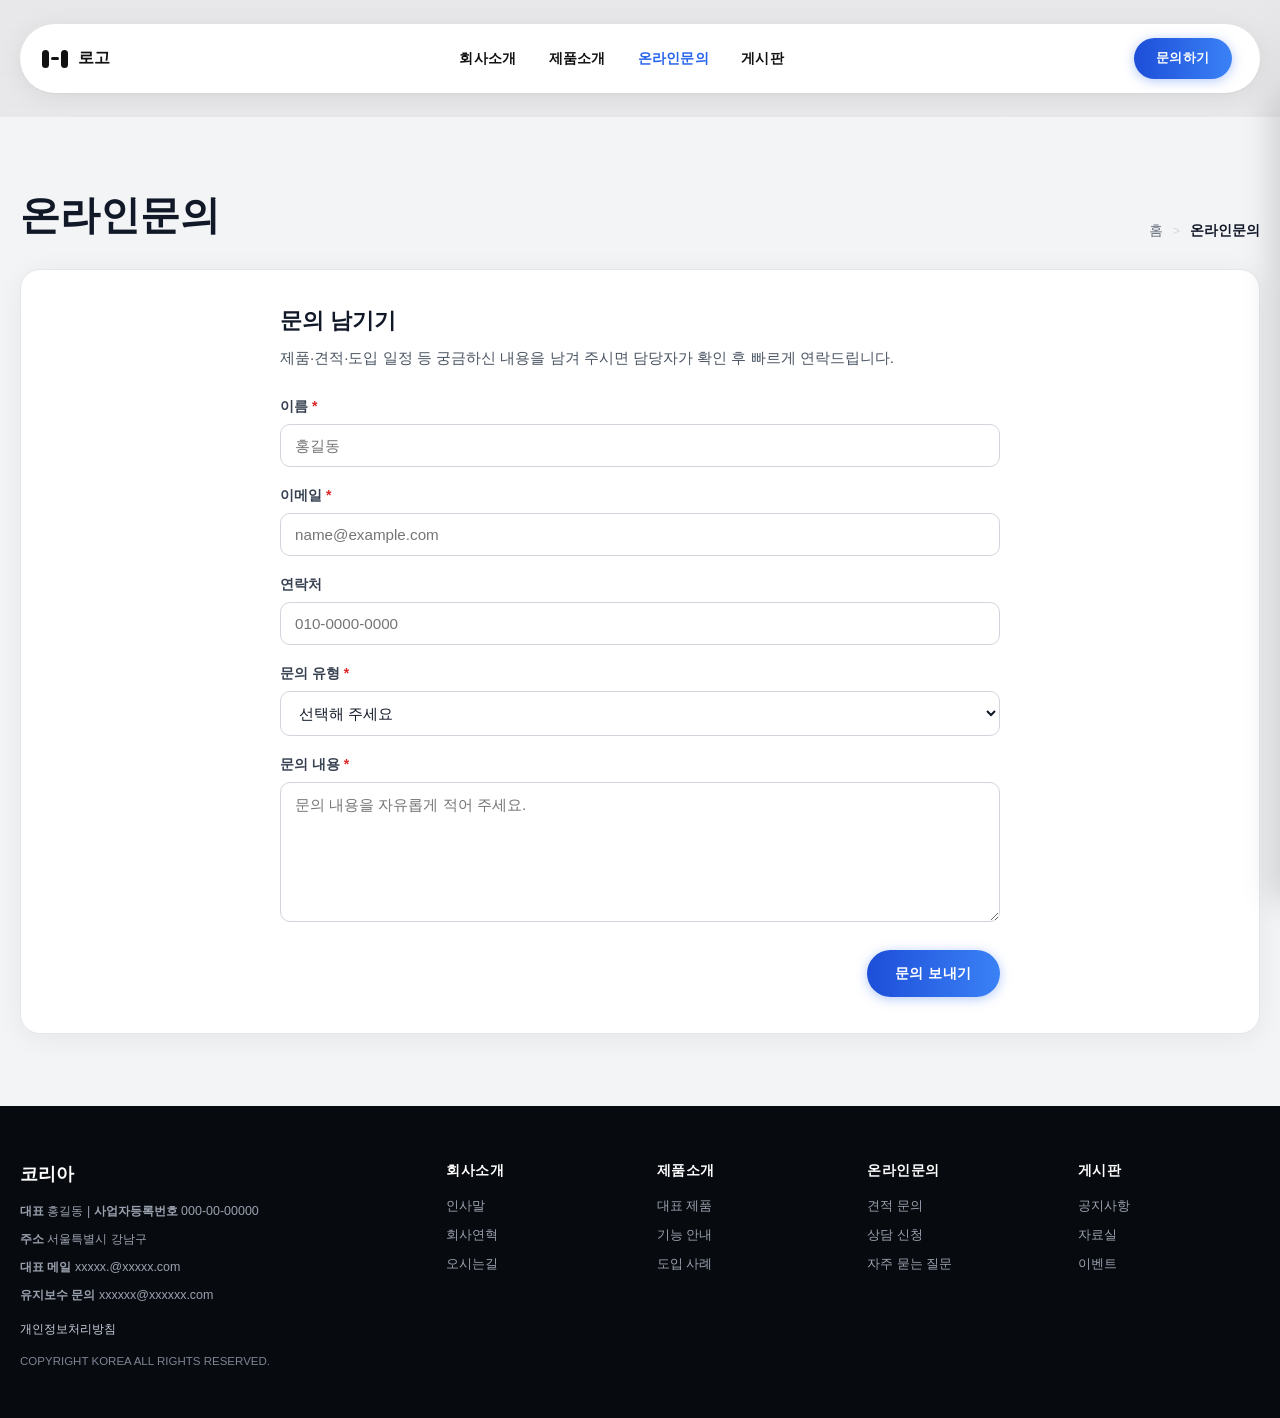
<file: sub03.html>
<!DOCTYPE html>
<html lang="ko">
<head>
    <meta charset="UTF-8">
    <meta name="viewport" content="width=device-width, initial-scale=1.0">
    <title>온라인문의 | 코리아</title>
    <link rel="stylesheet" href="./css/style.css">
</head>
<body>
    <div class="header-wrap">
        <header class="site-header">
            <a href="index.html" class="logo" aria-label="홈">
                <span class="logo-mark" aria-hidden="true"><span class="pill"></span><span class="bar"></span><span class="pill"></span></span>
                로고
            </a>
            <nav class="main-nav" aria-label="주요 메뉴">
                <ul>
                    <li><a href="sub01.html">회사소개</a></li>
                    <li><a href="sub02.html">제품소개</a></li>
                    <li><a href="sub03.html" aria-current="page">온라인문의</a></li>
                    <li><a href="sub04.html">게시판</a></li>
                </ul>
            </nav>
            <button type="button" class="btn-contact">문의하기</button>
            <button type="button" class="hamburger-btn" aria-label="메뉴 열기" aria-controls="mobile-drawer" aria-expanded="false">
                <span></span>
                <span></span>
                <span></span>
            </button>
        </header>
    </div>
    <div class="drawer-overlay" id="drawer-overlay"></div>
    <aside class="drawer-menu" id="mobile-drawer" aria-label="모바일 메뉴">
        <button type="button" class="drawer-close" id="drawer-close" aria-label="메뉴 닫기">&times;</button>
        <nav class="drawer-nav" aria-label="모바일 주요 메뉴">
            <ul>
                <li><a href="sub01.html">회사소개</a></li>
                <li><a href="sub02.html">제품소개</a></li>
                <li><a href="sub03.html">온라인문의</a></li>
                <li><a href="sub04.html">게시판</a></li>
            </ul>
        </nav>
        <button type="button" class="btn-contact drawer-contact">문의하기</button>
    </aside>
    <link
      rel="stylesheet"
      href="https://cdn.jsdelivr.net/npm/swiper@11/swiper-bundle.min.css"/>

    <main>
        <section class="highlight-section">
            <div class="highlight-inner">
                <div class="subVisual">
                    <div class="subVisual-head">
                        <header class="sub_header">
                            <h1 class="sub_header-title">온라인문의</h1>
                        </header>
                        <nav class="sub_ia-path" aria-label="현재 위치">
                            <ol class="sub_breadcrumb">
                                <li><a href="index.html">홈</a></li>
                                <li><span aria-current="page">온라인문의</span></li>
                            </ol>
                        </nav>
                    </div>
                    <div class="sub_body">
                        <section class="sub_inquiry" aria-labelledby="inquiry-heading">
                            <h2 id="inquiry-heading" class="sub_inquiry_title">문의 남기기</h2>
                            <p class="sub_inquiry_lead">
                                제품·견적·도입 일정 등 궁금하신 내용을 남겨 주시면 담당자가 확인 후 빠르게 연락드립니다.
                            </p>
                            <form class="sub_contact_form" action="#" method="post">
                                <div class="sub_contact_field">
                                    <label for="inq-name">이름 <span class="sub_contact_req" aria-hidden="true">*</span></label>
                                    <input type="text" id="inq-name" name="name" required autocomplete="name" placeholder="홍길동" />
                                </div>
                                <div class="sub_contact_field">
                                    <label for="inq-email">이메일 <span class="sub_contact_req" aria-hidden="true">*</span></label>
                                    <input type="email" id="inq-email" name="email" required autocomplete="email" placeholder="name@example.com" />
                                </div>
                                <div class="sub_contact_field">
                                    <label for="inq-phone">연락처</label>
                                    <input type="tel" id="inq-phone" name="phone" autocomplete="tel" placeholder="010-0000-0000" />
                                </div>
                                <div class="sub_contact_field">
                                    <label for="inq-type">문의 유형 <span class="sub_contact_req" aria-hidden="true">*</span></label>
                                    <select id="inq-type" name="type" required>
                                        <option value="">선택해 주세요</option>
                                        <option value="estimate">견적 문의</option>
                                        <option value="demo">데모 신청</option>
                                        <option value="support">기술 지원</option>
                                        <option value="etc">기타</option>
                                    </select>
                                </div>
                                <div class="sub_contact_field sub_contact_field--full">
                                    <label for="inq-msg">문의 내용 <span class="sub_contact_req" aria-hidden="true">*</span></label>
                                    <textarea id="inq-msg" name="message" rows="6" required placeholder="문의 내용을 자유롭게 적어 주세요."></textarea>
                                </div>
                                <div class="sub_contact_actions">
                                    <button type="submit" class="sub_contact_submit">문의 보내기</button>
                                </div>
                            </form>
                        </section>
                    </div>
                </div>
            </div>
        </section>
    </main>
    <footer class="site-footer">
        <div class="footer-inner">
            <div class="footer-company">
                <h2 class="footer-title">코리아</h2>
                <address class="footer-address">
                    <p><strong>대표</strong> 홍길동 | <strong>사업자등록번호</strong> 000-00-00000</p>
                    <p><strong>주소</strong> 서울특별시 강남구</p>
                    <p><strong>대표 메일</strong> xxxxx.@xxxxx.com</p>
                    <p><strong>유지보수 문의</strong> xxxxxx@xxxxxx.com</p>
                </address>
                <p class="footer-link-row"><a href="#">개인정보처리방침</a></p>
                <p class="footer-copy">COPYRIGHT KOREA ALL RIGHTS RESERVED.</p>
            </div>

            <nav class="footer-nav" aria-label="푸터 메뉴">
                <section>
                    <h3>회사소개</h3>
                    <ul>
                        <li><a href="#">인사말</a></li>
                        <li><a href="#">회사연혁</a></li>
                        <li><a href="#">오시는길</a></li>
                    </ul>
                </section>
                <section>
                    <h3>제품소개</h3>
                    <ul>
                        <li><a href="sub02.html">대표 제품</a></li>
                        <li><a href="#">기능 안내</a></li>
                        <li><a href="#">도입 사례</a></li>
                    </ul>
                </section>
                <section>
                    <h3>온라인문의</h3>
                    <ul>
                        <li><a href="sub03.html">견적 문의</a></li>
                        <li><a href="#">상담 신청</a></li>
                        <li><a href="#">자주 묻는 질문</a></li>
                    </ul>
                </section>
                <section>
                    <h3>게시판</h3>
                    <ul>
                        <li><a href="sub04.html">공지사항</a></li>
                        <li><a href="#">자료실</a></li>
                        <li><a href="#">이벤트</a></li>
                    </ul>
                </section>
            </nav>
        </div>
    </footer>
    <script src="./js/script.js"></script>
</body>
</html>
</file>
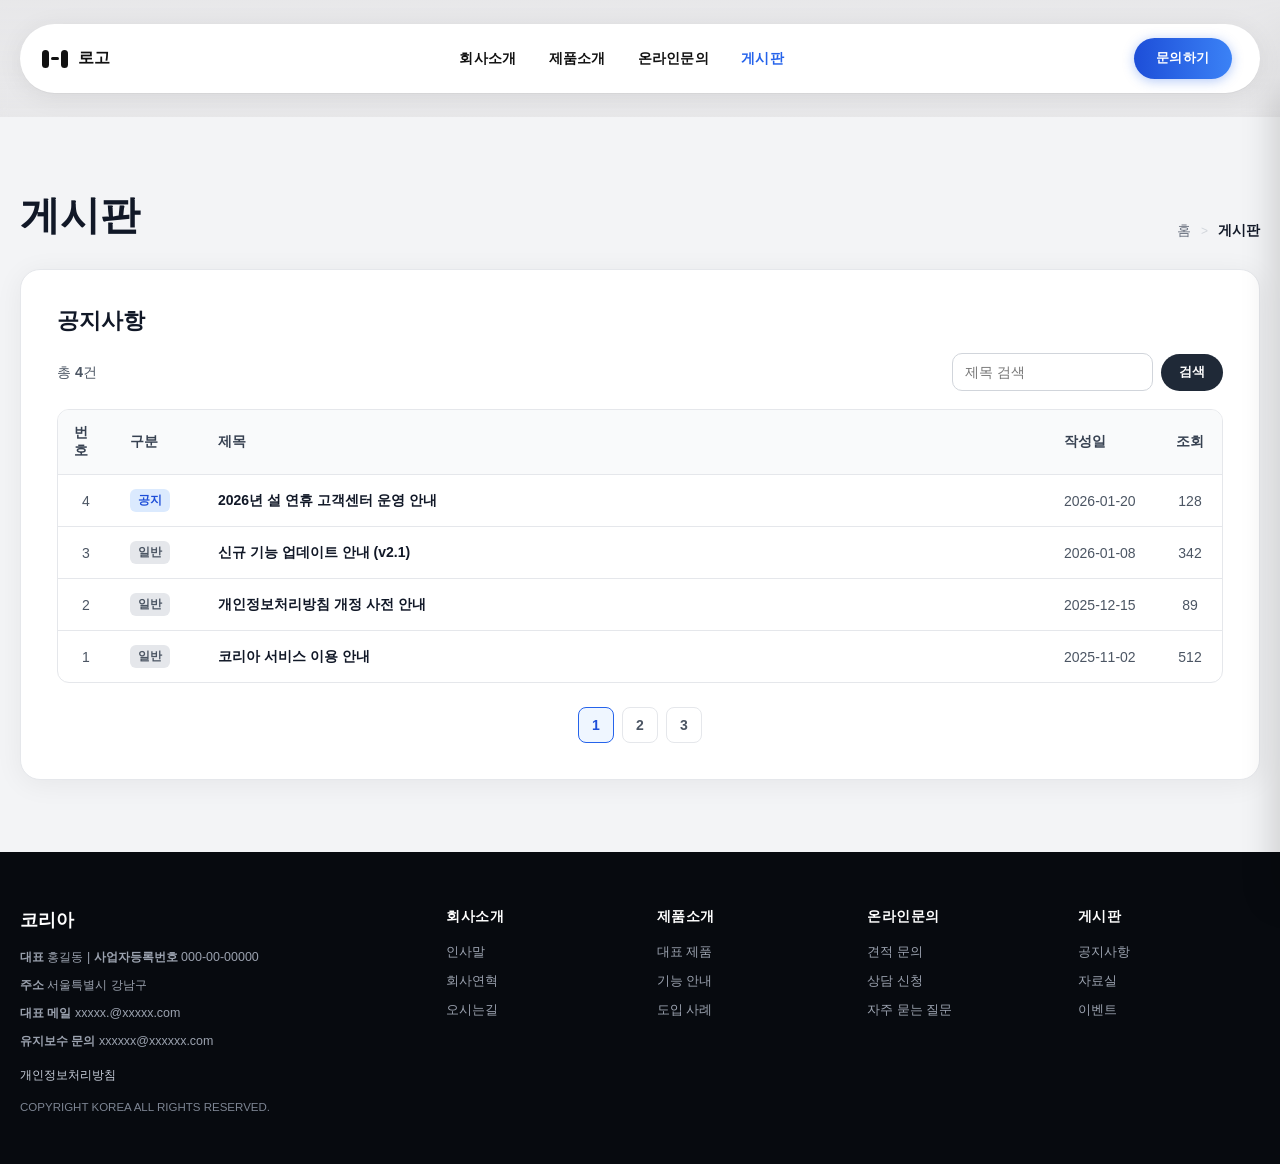
<file: sub04.html>
<!DOCTYPE html>
<html lang="ko">
<head>
    <meta charset="UTF-8">
    <meta name="viewport" content="width=device-width, initial-scale=1.0">
    <title>게시판 | 코리아</title>
    <link rel="stylesheet" href="./css/style.css">
</head>
<body>
    <div class="header-wrap">
        <header class="site-header">
            <a href="index.html" class="logo" aria-label="홈">
                <span class="logo-mark" aria-hidden="true"><span class="pill"></span><span class="bar"></span><span class="pill"></span></span>
                로고
            </a>
            <nav class="main-nav" aria-label="주요 메뉴">
                <ul>
                    <li><a href="sub01.html">회사소개</a></li>
                    <li><a href="sub02.html">제품소개</a></li>
                    <li><a href="sub03.html">온라인문의</a></li>
                    <li><a href="sub04.html" aria-current="page">게시판</a></li>
                </ul>
            </nav>
            <button type="button" class="btn-contact">문의하기</button>
            <button type="button" class="hamburger-btn" aria-label="메뉴 열기" aria-controls="mobile-drawer" aria-expanded="false">
                <span></span>
                <span></span>
                <span></span>
            </button>
        </header>
    </div>
    <div class="drawer-overlay" id="drawer-overlay"></div>
    <aside class="drawer-menu" id="mobile-drawer" aria-label="모바일 메뉴">
        <button type="button" class="drawer-close" id="drawer-close" aria-label="메뉴 닫기">&times;</button>
        <nav class="drawer-nav" aria-label="모바일 주요 메뉴">
            <ul>
                <li><a href="sub01.html">회사소개</a></li>
                <li><a href="sub02.html">제품소개</a></li>
                <li><a href="sub03.html">온라인문의</a></li>
                <li><a href="sub04.html">게시판</a></li>
            </ul>
        </nav>
        <button type="button" class="btn-contact drawer-contact">문의하기</button>
    </aside>
    <link
      rel="stylesheet"
      href="https://cdn.jsdelivr.net/npm/swiper@11/swiper-bundle.min.css"/>

    <main>
        <section class="highlight-section">
            <div class="highlight-inner">
                <div class="subVisual">
                    <div class="subVisual-head">
                        <header class="sub_header">
                            <h1 class="sub_header-title">게시판</h1>
                        </header>
                        <nav class="sub_ia-path" aria-label="현재 위치">
                            <ol class="sub_breadcrumb">
                                <li><a href="index.html">홈</a></li>
                                <li><span aria-current="page">게시판</span></li>
                            </ol>
                        </nav>
                    </div>
                    <div class="sub_body">
                        <section class="sub_board" aria-labelledby="board-heading">
                            <h2 id="board-heading" class="sub_board_heading">공지사항</h2>
                            <div class="sub_board_toolbar">
                                <p class="sub_board_count">총 <strong>4</strong>건</p>
                                <div class="sub_board_search" role="search">
                                    <label for="board-q" class="visually-hidden">검색어</label>
                                    <input type="search" id="board-q" name="q" placeholder="제목 검색" />
                                    <button type="button" class="sub_board_search_btn">검색</button>
                                </div>
                            </div>
                            <div class="sub_board_table_wrap">
                                <table class="sub_board_table">
                                    <caption class="visually-hidden">번호, 구분, 제목, 작성일, 조회로 구성된 게시글 표</caption>
                                    <thead>
                                        <tr>
                                            <th scope="col" class="sub_board_col_no">번호</th>
                                            <th scope="col" class="sub_board_col_cat">구분</th>
                                            <th scope="col">제목</th>
                                            <th scope="col" class="sub_board_col_date">작성일</th>
                                            <th scope="col" class="sub_board_col_hit">조회</th>
                                        </tr>
                                    </thead>
                                    <tbody>
                                        <tr>
                                            <td>4</td>
                                            <td><span class="sub_board_badge sub_board_badge--notice">공지</span></td>
                                            <td class="sub_board_subject"><a href="#">2026년 설 연휴 고객센터 운영 안내</a></td>
                                            <td>2026-01-20</td>
                                            <td>128</td>
                                        </tr>
                                        <tr>
                                            <td>3</td>
                                            <td><span class="sub_board_badge">일반</span></td>
                                            <td class="sub_board_subject"><a href="#">신규 기능 업데이트 안내 (v2.1)</a></td>
                                            <td>2026-01-08</td>
                                            <td>342</td>
                                        </tr>
                                        <tr>
                                            <td>2</td>
                                            <td><span class="sub_board_badge">일반</span></td>
                                            <td class="sub_board_subject"><a href="#">개인정보처리방침 개정 사전 안내</a></td>
                                            <td>2025-12-15</td>
                                            <td>89</td>
                                        </tr>
                                        <tr>
                                            <td>1</td>
                                            <td><span class="sub_board_badge">일반</span></td>
                                            <td class="sub_board_subject"><a href="#">코리아 서비스 이용 안내</a></td>
                                            <td>2025-11-02</td>
                                            <td>512</td>
                                        </tr>
                                    </tbody>
                                </table>
                            </div>
                            <nav class="sub_board_pager" aria-label="페이지 이동">
                                <span class="sub_board_page is-current" aria-current="page">1</span>
                                <a href="#" class="sub_board_page">2</a>
                                <a href="#" class="sub_board_page">3</a>
                            </nav>
                        </section>
                    </div>
                </div>
            </div>
        </section>
    </main>
    <footer class="site-footer">
        <div class="footer-inner">
            <div class="footer-company">
                <h2 class="footer-title">코리아</h2>
                <address class="footer-address">
                    <p><strong>대표</strong> 홍길동 | <strong>사업자등록번호</strong> 000-00-00000</p>
                    <p><strong>주소</strong> 서울특별시 강남구</p>
                    <p><strong>대표 메일</strong> xxxxx.@xxxxx.com</p>
                    <p><strong>유지보수 문의</strong> xxxxxx@xxxxxx.com</p>
                </address>
                <p class="footer-link-row"><a href="#">개인정보처리방침</a></p>
                <p class="footer-copy">COPYRIGHT KOREA ALL RIGHTS RESERVED.</p>
            </div>
            <nav class="footer-nav" aria-label="푸터 메뉴">
                <section>
                    <h3>회사소개</h3>
                    <ul>
                        <li><a href="#">인사말</a></li>
                        <li><a href="#">회사연혁</a></li>
                        <li><a href="#">오시는길</a></li>
                    </ul>
                </section>
                <section>
                    <h3>제품소개</h3>
                    <ul>
                        <li><a href="sub02.html">대표 제품</a></li>
                        <li><a href="#">기능 안내</a></li>
                        <li><a href="#">도입 사례</a></li>
                    </ul>
                </section>
                <section>
                    <h3>온라인문의</h3>
                    <ul>
                        <li><a href="sub03.html">견적 문의</a></li>
                        <li><a href="#">상담 신청</a></li>
                        <li><a href="#">자주 묻는 질문</a></li>
                    </ul>
                </section>
                <section>
                    <h3>게시판</h3>
                    <ul>
                        <li><a href="sub04.html">공지사항</a></li>
                        <li><a href="#">자료실</a></li>
                        <li><a href="#">이벤트</a></li>
                    </ul>
                </section>
            </nav>
        </div>
    </footer>
    <script src="./js/script.js"></script>
</body>
</html>
</file>
<file: css/style.css>
* { box-sizing: border-box; }

:root {
    --content-max-width: 1240px;
}

body {
    margin: 0;
    min-height: 100vh;
    font-family: "Pretendard", "Malgun Gothic", sans-serif;
    background: #e8e8ea;
}
.header-wrap {
    padding: 24px 20px;
    position: sticky;
    top: 0;
    z-index: 100;
    background: linear-gradient(to bottom, rgba(232, 232, 234, 0.95), rgba(232, 232, 234, 0.65) 65%, rgba(232, 232, 234, 0));
    backdrop-filter: blur(4px);
}
.site-header {
    max-width: var(--content-max-width);
    margin: 0 auto;
    display: flex;
    align-items: center;
    justify-content: space-between;
    gap: 24px;
    padding: 14px 28px 14px 22px;
    background: #fff;
    border-radius: 999px;
    box-shadow: 0 4px 24px rgba(0, 0, 0, 0.08), 0 1px 0 rgba(0, 0, 0, 0.04);
}
.logo {
    display: flex;
    align-items: center;
    gap: 10px;
    text-decoration: none;
    color: #111;
    font-weight: 700;
    font-size: 1rem;
    letter-spacing: -0.02em;
    flex-shrink: 0;
}
.logo-mark {
    display: flex;
    align-items: center;
    gap: 2px;
    height: 22px;
}
.logo-mark .pill {
    width: 7px;
    height: 18px;
    background: #111;
    border-radius: 999px;
}
.logo-mark .bar {
    width: 8px;
    height: 3px;
    background: #111;
    border-radius: 2px;
    align-self: center;
}
.main-nav ul {
    list-style: none;
    margin: 0;
    padding: 0;
    display: flex;
    flex-wrap: wrap;
    justify-content: center;
    gap: clamp(12px, 3vw, 32px);
}
.main-nav a {
    text-decoration: none;
    color: #111;
    font-size: 0.875rem;
    font-weight: 600;
    letter-spacing: 0.02em;
}
.main-nav a:hover { color: #2563eb; }
.btn-contact {
    flex-shrink: 0;
    padding: 12px 22px;
    border: none;
    border-radius: 999px;
    font-size: 0.8rem;
    font-weight: 700;
    letter-spacing: 0.04em;
    color: #fff;
    cursor: pointer;
    background: linear-gradient(90deg, #1d4ed8 0%, #3b82f6 100%);
    box-shadow: 0 2px 12px rgba(37, 99, 235, 0.35);
}
.btn-contact:hover {
    filter: brightness(1.05);
}
.hamburger-btn {
    display: none;
    width: 42px;
    height: 42px;
    border: 1px solid #d4d4d8;
    border-radius: 10px;
    background: #fff;
    align-items: center;
    justify-content: center;
    padding: 0;
    cursor: pointer;
}
.hamburger-btn span {
    display: block;
    width: 18px;
    height: 2px;
    border-radius: 999px;
    background: #111;
    margin: 3px 0;
}
.drawer-overlay {
    position: fixed;
    inset: 0;
    background: rgba(0, 0, 0, 0.45);
    opacity: 0;
    visibility: hidden;
    transition: opacity 0.25s ease, visibility 0.25s ease;
    z-index: 30;
}
.drawer-menu {
    position: fixed;
    top: 0;
    right: 0;
    width: min(80vw, 320px);
    height: 100vh;
    background: #fff;
    box-shadow: -8px 0 30px rgba(0, 0, 0, 0.15);
    transform: translateX(100%);
    transition: transform 0.25s ease;
    z-index: 40;
    padding: 20px 18px 24px;
    display: flex;
    flex-direction: column;
    gap: 20px;
}
.drawer-close {
    align-self: flex-end;
    border: none;
    background: transparent;
    font-size: 1.8rem;
    line-height: 1;
    cursor: pointer;
    color: #111;
}
.drawer-nav ul {
    list-style: none;
    margin: 0;
    padding: 0;
    display: flex;
    flex-direction: column;
    gap: 16px;
}
.drawer-nav a {
    text-decoration: none;
    color: #111;
    font-size: 1rem;
    font-weight: 700;
}
.drawer-contact {
    margin-top: auto;
    width: 100%;
}

.visual .swiper-slide {
    position: relative;
}

.visual-image {
    width: 100%;
    height: 100vh;
    display: block;
    object-fit: cover;
}

.slide-caption {
    position: absolute;
    left: 8%;
    bottom: 16%;
    max-width: min(760px, 84%);
    color: #fff;
    z-index: 2;
}

.slide-caption-sub,
.slide-caption h2 {
    opacity: 0;
    transform: translateY(28px);
    transition: opacity 0.7s ease, transform 0.7s ease;
}

.slide-caption-sub {
    margin: 0 0 14px;
    font-size: 0.9rem;
    font-weight: 700;
    letter-spacing: 0.12em;
}

.slide-caption h2 {
    margin: 0;
    font-size: clamp(1.6rem, 3.3vw, 3rem);
    line-height: 1.35;
    transition-delay: 0.15s;
}

.swiper-slide-active .slide-caption-sub,
.swiper-slide-active .slide-caption h2 {
    opacity: 1;
    transform: translateY(0);
}

.visual .swiper-slide::after {
    content: "";
    position: absolute;
    inset: 0;
    background: linear-gradient(90deg, rgba(0, 0, 0, 0.58) 10%, rgba(0, 0, 0, 0.12) 58%, rgba(0, 0, 0, 0.08) 100%);
    z-index: 1;
}

.visual .swiper {
    --swiper-navigation-color: #ffffff;
    --swiper-theme-color: #ffffff;
}

.visual .swiper-button-next,
.visual .swiper-button-prev {
    color: #ffffff;
}

.visual .swiper-button-next:hover,
.visual .swiper-button-prev:hover {
    color: #ffffff;
}

body.drawer-open {
    overflow: hidden;
}
body.drawer-open .drawer-overlay {
    opacity: 1;
    visibility: visible;
}
body.drawer-open .drawer-menu {
    transform: translateX(0);
}
@media (max-width: 720px) {
    .site-header {
        border-radius: 20px;
        padding: 12px 14px;
        gap: 12px;
    }
    .main-nav,
    .btn-contact {
        display: none;
    }
    .hamburger-btn {
        display: inline-flex;
    }

    .slide-caption {
        left: 6%;
        right: 6%;
        bottom: 12%;
    }
}

.highlight-section {
    padding: 72px 20px;
    background: #f3f4f6;
}

.highlight-inner {
    max-width: var(--content-max-width);
    margin: 0 auto;
    display: grid;
    grid-template-columns: repeat(2, minmax(0, 1fr));
    gap: 28px;
}

.highlight-inner:has(.subVisual) {
    grid-template-columns: 1fr;
}

.subVisual {
    grid-column: 1 / -1;
    min-width: 0;
}

.subVisual-head {
    display: flex;
    flex-wrap: wrap;
    align-items: flex-end;
    justify-content: space-between;
    gap: 16px 28px;
    margin-bottom: 28px;
}

.sub_header {
    margin: 0;
    min-width: 0;
}

.sub_ia-path {
    flex-shrink: 0;
    margin-left: auto;
}

.sub_breadcrumb {
    list-style: none;
    margin: 0;
    padding: 0;
    display: flex;
    flex-wrap: wrap;
    align-items: center;
    gap: 0;
    font-size: 0.875rem;
    line-height: 1.4;
    color: #6b7280;
}

.sub_breadcrumb li {
    display: inline-flex;
    align-items: center;
}

.sub_breadcrumb li + li::before {
    content: ">";
    margin: 0 10px;
    color: #d1d5db;
    font-weight: 400;
    font-size: 0.75rem;
}

.sub_breadcrumb a {
    color: inherit;
    text-decoration: none;
}

.sub_breadcrumb a:hover {
    color: #111827;
}

.sub_breadcrumb [aria-current="page"] {
    color: #111827;
    font-weight: 600;
}

.sub_header-label {
    margin: 0 0 10px;
    font-size: 0.85rem;
    font-weight: 700;
    letter-spacing: 0.14em;
    color: #6b7280;
    text-transform: uppercase;
}

.sub_header-title {
    margin: 0;
    font-size: clamp(1.75rem, 4vw, 2.5rem);
    font-weight: 700;
    line-height: 1.3;
    color: #111827;
}

.sub_body {
    background: #ffffff;
    border-radius: 20px;
    padding: clamp(20px, 4vw, 36px);
    box-shadow: 0 4px 28px rgba(0, 0, 0, 0.06);
    border: 1px solid #e5e7eb;
}

.main_content {
    display: grid;
    grid-template-columns: minmax(0, 1fr) minmax(0, 1.05fr);
    gap: clamp(24px, 4vw, 48px);
    align-items: stretch;
}

.main_content-visual {
    position: relative;
    border-radius: 18px;
    overflow: hidden;
    background: #e8e9eb;
    min-height: 380px;
}

.main_content-visual-deco {
    position: absolute;
    top: -18%;
    right: -22%;
    width: 88%;
    height: 72%;
    background: #00c78c;
    transform: rotate(-14deg);
    border-radius: 28px;
    z-index: 0;
}

.main_content-visual-inner {
    position: relative;
    z-index: 1;
    padding: 28px 24px 0;
    display: flex;
    flex-direction: column;
    height: 100%;
    min-height: 380px;
}

.main_content-logo {
    margin: 0 0 12px;
    font-size: 1.35rem;
    font-weight: 800;
    letter-spacing: -0.03em;
    color: #1f2937;
}

.main_content-logo-green {
    color: #00c78c;
}

.main_content-tag-en {
    margin: 0 0 20px;
    font-size: 0.78rem;
    font-weight: 500;
    letter-spacing: 0.02em;
    color: #6b7280;
    line-height: 1.45;
    max-width: 220px;
}

.main_content-headline {
    margin: 0 0 auto;
    font-size: clamp(1.35rem, 2.8vw, 1.85rem);
    font-weight: 800;
    line-height: 1.35;
    letter-spacing: -0.04em;
    color: #1f2937;
}

.main_content-car {
    margin-top: 16px;
    margin-left: -8px;
    margin-right: -12px;
    align-self: stretch;
    display: flex;
    justify-content: flex-end;
    align-items: flex-end;
}

.main_content-car img {
    width: min(100%, 420px);
    height: auto;
    display: block;
    object-fit: contain;
    object-position: right bottom;
}

.main_content-facts {
    margin: 0;
    padding: 8px 0 0;
    display: flex;
    flex-direction: column;
    min-width: 0;
}

.main_content-fact-row {
    display: grid;
    grid-template-columns: minmax(100px, 120px) minmax(0, 1fr);
    gap: 16px 20px;
    padding: 18px 0;
    border-bottom: 1px solid #e5e7eb;
    align-items: start;
}

.main_content-fact-row:first-child {
    padding-top: 0;
}

.main_content-facts dt {
    margin: 0;
    font-size: 0.9rem;
    font-weight: 700;
    color: #374151;
}

.main_content-facts dd {
    margin: 0;
    font-size: 0.9rem;
    line-height: 1.55;
    color: #4b5563;
}

.main_content-facts a {
    color: #00a67a;
    text-decoration: underline;
    text-underline-offset: 3px;
}

.main_content-facts a:hover {
    color: #008f6a;
}

@media (max-width: 900px) {
    .main_content {
        grid-template-columns: 1fr;
    }

    .main_content-visual-inner {
        min-height: 340px;
    }

    .main_content-car {
        justify-content: center;
        margin-left: 0;
        margin-right: 0;
    }

    .main_content-fact-row {
        grid-template-columns: 1fr;
        gap: 6px;
    }
}

.main_content-visual--product .main_content-visual-deco {
    background: linear-gradient(145deg, #1d4ed8 0%, #3b82f6 100%);
}

.main_content-logo-accent {
    color: #2563eb;
}

.main_content:has(.main_content-visual--product) .main_content-facts a {
    color: #2563eb;
}

.main_content:has(.main_content-visual--product) .main_content-facts a:hover {
    color: #1d4ed8;
}

.visually-hidden {
    position: absolute;
    width: 1px;
    height: 1px;
    padding: 0;
    margin: -1px;
    overflow: hidden;
    clip: rect(0, 0, 0, 0);
    white-space: nowrap;
    border: 0;
}

.sub_inquiry {
    max-width: 720px;
    margin: 0 auto;
}

.sub_inquiry_title {
    margin: 0 0 10px;
    font-size: 1.35rem;
    font-weight: 800;
    color: #111827;
}

.sub_inquiry_lead {
    margin: 0 0 28px;
    font-size: 0.95rem;
    line-height: 1.65;
    color: #4b5563;
}

.sub_contact_form {
    display: grid;
    gap: 20px;
}

.sub_contact_field {
    display: flex;
    flex-direction: column;
    gap: 8px;
}

.sub_contact_field label {
    font-size: 0.875rem;
    font-weight: 700;
    color: #374151;
}

.sub_contact_req {
    color: #dc2626;
    font-weight: 700;
}

.sub_contact_field input,
.sub_contact_field select,
.sub_contact_field textarea {
    width: 100%;
    padding: 12px 14px;
    border: 1px solid #d1d5db;
    border-radius: 10px;
    font: inherit;
    font-size: 0.95rem;
    color: #111827;
    background: #fff;
}

.sub_contact_field input:focus,
.sub_contact_field select:focus,
.sub_contact_field textarea:focus {
    outline: none;
    border-color: #3b82f6;
    box-shadow: 0 0 0 3px rgba(59, 130, 246, 0.2);
}

.sub_contact_field textarea {
    resize: vertical;
    min-height: 140px;
}

.sub_contact_actions {
    display: flex;
    justify-content: flex-end;
    margin-top: 8px;
}

.sub_contact_submit {
    padding: 14px 28px;
    border: none;
    border-radius: 999px;
    font-size: 0.9rem;
    font-weight: 700;
    letter-spacing: 0.04em;
    color: #fff;
    cursor: pointer;
    background: linear-gradient(90deg, #1d4ed8 0%, #3b82f6 100%);
    box-shadow: 0 2px 12px rgba(37, 99, 235, 0.35);
}

.sub_contact_submit:hover {
    filter: brightness(1.05);
}

.sub_board_heading {
    margin: 0 0 18px;
    font-size: 1.35rem;
    font-weight: 800;
    color: #111827;
}

.sub_board_toolbar {
    display: flex;
    flex-wrap: wrap;
    align-items: center;
    justify-content: space-between;
    gap: 16px;
    margin-bottom: 18px;
}

.sub_board_count {
    margin: 0;
    font-size: 0.9rem;
    color: #4b5563;
}

.sub_board_search {
    display: flex;
    gap: 8px;
    align-items: center;
}

.sub_board_search input {
    min-width: 180px;
    padding: 10px 12px;
    border: 1px solid #d1d5db;
    border-radius: 10px;
    font: inherit;
    font-size: 0.875rem;
}

.sub_board_search_btn {
    padding: 10px 18px;
    border: none;
    border-radius: 999px;
    font-size: 0.8rem;
    font-weight: 700;
    color: #fff;
    cursor: pointer;
    background: #1f2937;
}

.sub_board_search_btn:hover {
    background: #111827;
}

.sub_board_table_wrap {
    overflow-x: auto;
    border: 1px solid #e5e7eb;
    border-radius: 12px;
    background: #fff;
}

.sub_board_table {
    width: 100%;
    border-collapse: collapse;
    font-size: 0.875rem;
}

.sub_board_table thead {
    background: #f9fafb;
}

.sub_board_table th,
.sub_board_table td {
    padding: 14px 16px;
    text-align: left;
    border-bottom: 1px solid #e5e7eb;
    vertical-align: middle;
}

.sub_board_table tbody tr:last-child td {
    border-bottom: none;
}

.sub_board_table th {
    font-weight: 700;
    color: #374151;
}

.sub_board_table td {
    color: #4b5563;
}

.sub_board_col_no {
    width: 56px;
    text-align: center;
}

.sub_board_col_no,
.sub_board_table td:first-child {
    text-align: center;
}

.sub_board_col_cat {
    width: 88px;
}

.sub_board_col_date {
    width: 110px;
    white-space: nowrap;
}

.sub_board_col_hit {
    width: 64px;
    text-align: center;
}

.sub_board_table .sub_board_col_hit,
.sub_board_table td:last-child {
    text-align: center;
}

.sub_board_subject a {
    color: #111827;
    text-decoration: none;
    font-weight: 600;
}

.sub_board_subject a:hover {
    color: #2563eb;
    text-decoration: underline;
}

.sub_board_badge {
    display: inline-block;
    padding: 4px 8px;
    border-radius: 6px;
    font-size: 0.72rem;
    font-weight: 700;
    background: #e5e7eb;
    color: #4b5563;
}

.sub_board_badge--notice {
    background: #dbeafe;
    color: #1d4ed8;
}

.sub_board_pager {
    display: flex;
    justify-content: center;
    align-items: center;
    gap: 8px;
    margin-top: 24px;
}

.sub_board_page {
    display: inline-flex;
    align-items: center;
    justify-content: center;
    min-width: 36px;
    height: 36px;
    padding: 0 10px;
    border-radius: 8px;
    font-size: 0.875rem;
    font-weight: 600;
    text-decoration: none;
    color: #4b5563;
    border: 1px solid #e5e7eb;
    background: #fff;
}

.sub_board_page:hover {
    border-color: #3b82f6;
    color: #2563eb;
}

.sub_board_page.is-current {
    border-color: #2563eb;
    background: #eff6ff;
    color: #1d4ed8;
}

.main-nav a[aria-current="page"] {
    color: #2563eb;
}

.pointmall-panel,
.youtube-panel {
    min-width: 0;
}

.panel-head {
    display: flex;
    align-items: center;
    justify-content: space-between;
    margin-bottom: 16px;
}

.panel-head h2 {
    margin: 0;
    font-size: 2rem;
    font-weight: 700;
    color: #111827;
}

.panel-more {
    color: #7b8191;
    font-size: 0.95rem;
    text-decoration: none;
}

.pointmall-card {
    border: 1px solid #e5e7eb;
    border-radius: 18px;
    background: #ffffff;
    padding: 34px 26px;
    display: flex;
    align-items: center;
    justify-content: space-between;
    gap: 20px;
    min-height: 300px;
}

.pointmall-text h3 {
    margin: 0 0 12px;
    font-size: 1.9rem;
    color: #111827;
}

.pointmall-text p {
    margin: 0 0 22px;
    color: #4b5563;
    line-height: 1.6;
}

.pointmall-link {
    display: inline-block;
    padding: 12px 24px;
    border: 1px solid #d1d5db;
    border-radius: 10px;
    color: #1f2937;
    text-decoration: none;
    background: #fff;
}

.pointmall-card img {
    width: min(46%, 260px);
    height: auto;
    object-fit: contain;
}

.youtube-frame {
    border-radius: 0;
    overflow: hidden;
    background: #111;
}

.youtube-frame iframe {
    width: 100%;
    height: 300px;
    border: 0;
    display: block;
}

.site-footer {
    background: #070a0f;
    color: #d3d6db;
    padding: 56px 20px 40px;
}

.footer-inner {
    max-width: var(--content-max-width);
    margin: 0 auto;
    display: grid;
    grid-template-columns: 1.8fr 4fr;
    gap: 60px;
}

.footer-sns {
    display: flex;
    gap: 8px;
    margin-bottom: 26px;
}

.footer-sns a {
    width: 28px;
    height: 28px;
    display: inline-flex;
    align-items: center;
    justify-content: center;
    border: 1px solid #2d3340;
    border-radius: 4px;
    color: #b9c0cb;
    text-decoration: none;
    font-size: 0.72rem;
}

.footer-title {
    margin: 0 0 16px;
    color: #ffffff;
    font-size: 1.1rem;
}

.footer-address {
    margin: 0 0 14px;
    font-style: normal;
}

.footer-address p,
.footer-link-row,
.footer-copy {
    margin: 0 0 8px;
    font-size: 0.78rem;
    line-height: 1.6;
    color: #9ba2af;
}

.footer-link-row a {
    color: #c8cfdb;
    text-decoration: none;
}

.footer-copy {
    margin-top: 12px;
    font-size: 0.72rem;
    color: #7d8593;
}

.footer-nav {
    display: grid;
    grid-template-columns: repeat(4, minmax(0, 1fr));
    gap: 28px;
}

.footer-nav section h3 {
    margin: 0 0 16px;
    color: #ffffff;
    font-size: 0.85rem;
    letter-spacing: 0.04em;
}

.footer-nav ul {
    margin: 0;
    padding: 0;
    list-style: none;
    display: grid;
    gap: 10px;
}

.footer-nav a {
    color: #9ba2af;
    text-decoration: none;
    font-size: 0.8rem;
    line-height: 1.4;
}

.footer-nav a:hover,
.footer-link-row a:hover,
.footer-sns a:hover {
    color: #ffffff;
    border-color: #4b5568;
}

@media (max-width: 1024px) {
    .highlight-inner {
        grid-template-columns: 1fr;
    }

    .panel-head h2 {
        font-size: 1.7rem;
    }

    .pointmall-card {
        min-height: 240px;
    }

    .footer-inner {
        grid-template-columns: 1fr;
        gap: 40px;
    }

    .footer-nav {
        grid-template-columns: repeat(2, minmax(0, 1fr));
        row-gap: 30px;
    }
}

@media (max-width: 640px) {
    .highlight-section {
        padding: 44px 16px;
    }

    .subVisual-head {
        flex-direction: column;
        align-items: flex-start;
    }

    .sub_ia-path {
        margin-left: 0;
    }

    .panel-head {
        margin-bottom: 12px;
    }

    .panel-head h2 {
        font-size: 1.5rem;
    }

    .slide-caption h2 {
        font-size: 1.45rem;
    }

    .pointmall-card {
        flex-direction: column;
        align-items: flex-start;
        min-height: 0;
        padding: 22px 18px;
    }

    .pointmall-card img {
        width: 70%;
        max-width: 210px;
        align-self: center;
    }

    .youtube-frame iframe {
        height: 220px;
    }

    .site-footer {
        padding: 40px 16px 32px;
    }

    .footer-nav {
        grid-template-columns: 1fr;
        gap: 22px;
    }
}
</file>
